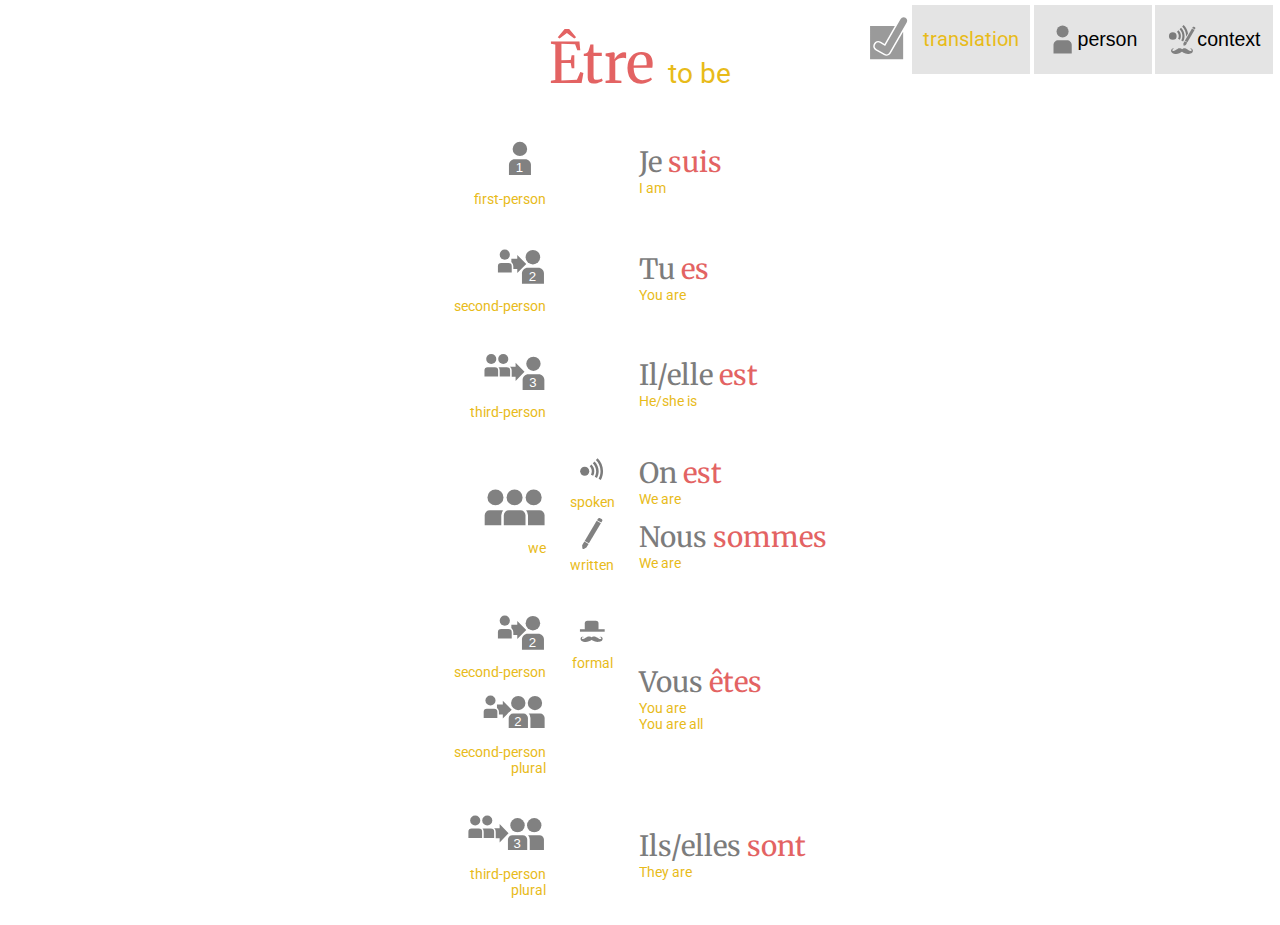
<file: index.html>
<!doctype html>
<html>

  <head>

    <meta charset="utf-8">
    
    <title>Être</title>
    
    <link rel="icon" href="favicon.png">
    
    <meta name="viewport" content="width=device-width, user-scalable=no">
    
    <link href='https://fonts.googleapis.com/css?family=Merriweather' rel='stylesheet' type='text/css'>
    <link href='https://fonts.googleapis.com/css?family=Roboto'       rel='stylesheet' type='text/css'>
    
    <link rel="stylesheet" href="style.css">
    
  </head>
  <body>
  
    <h1>
      <span class="french subject">Être</span>
      <span class="translation">to be</span>
    </h1>
    
    <div class="toggle-buttons">
      <img class="checkbox-icon" src="icons/checkbox.svg">
      <button class="translation-toggle" onclick="document.body.classList.toggle('hide-translation')">
        <span>translation</span>
      </button>
      <button class="person-toggle" onclick="document.body.classList.toggle('hide-person')">
        <span class="person-icon"></span>
        <span>person</span>
      </button>
      <button class="context-toggle" onclick="document.body.classList.toggle('hide-context')">
        <span class="context-icon"></span>
        <span>context</span>
      </button>
    </div>
    
    <table>
      <tbody>
      
        <tr class="single-row">
          <td class="person-cell">
            <img src="icons/first-person-icon.svg">
            <div class="translation">first-person</div>
          </td>
          <td class="context-cell"></td>
          <td>
            <div class="french">Je <span class="subject">suis</span></div>
            <div class="translation">I am</div>
          </td>
        </tr>
        
        <tr class="single-row">
          <td class="person-cell">
            <img src="icons/second-person-icon.svg">
            <div class="translation">second-person</div>
          </td>
          <td class="context-cell"></td>
          <td>
            <div class="french">Tu <span class="subject">es</span></div>
            <div class="translation">You are</div>
          </td>
        </tr>
        
        <tr class="single-row">
          <td class="person-cell">
            <img src="icons/third-person-icon.svg">
            <div class="translation">third-person</div>
          </td>
          <td class="context-cell"></td>
          <td>
            <div class="french">Il/elle <span class="subject">est</span></div>
            <div class="translation">He/she is</div>
          </td>
        </tr>
        
        <tr class="row-group-start">
          <td class="person-cell" rowspan="2">
            <img src="icons/we-icon.svg">
            <div class="translation">we</div>
          </td>
          <td class="context-cell">
            <img src="icons/spoken-icon.svg">
            <div class="translation">spoken</div>
          </td>
          <td>
            <div class="french">On <span class="subject">est</span></div>
            <div class="translation">We are</div>
          </td>
        </tr>
        <tr class="row-group-end">
          <td class="context-cell">
            <img src="icons/written-icon.svg">
            <div class="translation">written</div>
          </td>
          <td>
            <div class="french">Nous <span class="subject">sommes</span></div>
            <div class="translation">We are</div>
          </td>
        </tr>
        
        <tr class="row-group-start">
          <td class="person-cell">
            <img src="icons/second-person-icon.svg">
            <div class="translation">second-person</div>
          </td>
          <td class="context-cell">
            <img src="icons/formal-icon.svg">
            <div class="translation">formal</div>
          </td>
          <td rowspan="2">
            <div class="french">Vous <span class="subject">êtes</span></div>
            <div class="translation">You are</div>
            <div class="translation">You are all</div>
          </td>
        </tr>
        <tr class="row-group-end">
          <td class="person-cell">
            <img src="icons/second-person-plural-icon.svg">
            <div class="translation">
              <div>second-person</div>
              <div>plural</div>
            </div>
          </td>
          <td></td>
        </tr>
        
        <tr class="single-row">
          <td class="person-cell">
            <img src="icons/third-person-plural-icon.svg">
            <div class="translation">
              <div>third-person</div>
              <div>plural</div>
            </div>
          </td>
          <td class="context-cell"></td>
          <td>
            <div class="french">Ils/elles <span class="subject">sont</span></div>
            <div class="translation">They are</div>
          </td>
        </tr>
      </tbody>
    </table>
  </body>
  <script>
    var buttons = document.querySelectorAll('button');
    for (var i=0; i<buttons.length; i++) {
      var button = buttons[i];
      (function(button) {
        button.addEventListener('touchstart', function(event) {
          event.preventDefault();
          button.onclick.apply(button);
          return false;
        });
      })(button);
    }
  </script>
</html>
</file>
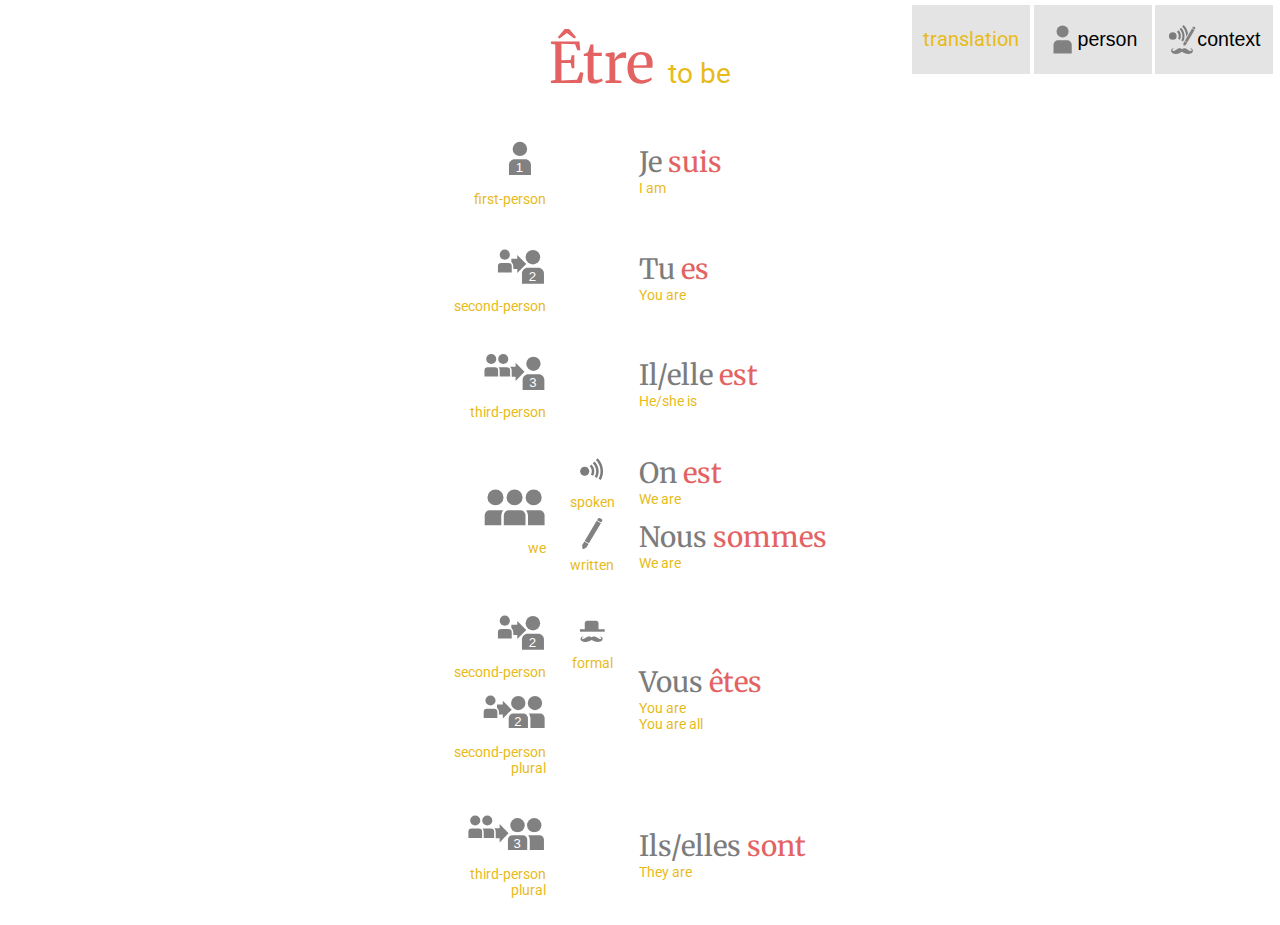
<file: etre.html>
<!doctype html>
<html>

  <head>

    <meta charset="utf-8">
    
    <title>Être</title>
    
    <link rel="icon" href="favicon.png">
    
    <meta name="viewport" content="width=device-width, user-scalable=no">
    
    <link href='https://fonts.googleapis.com/css?family=Merriweather' rel='stylesheet' type='text/css'>
    <link href='https://fonts.googleapis.com/css?family=Roboto'       rel='stylesheet' type='text/css'>
    
    <link rel="stylesheet" href="style.css">
    
  </head>
  <body>
  
    <h1>
      <span class="french subject">Être</span>
      <span class="translation">to be</span>
    </h1>
    
    <div class="toggle-buttons">
      <button class="translation-toggle" onclick="document.body.classList.toggle('hide-translation')">
        <span>translation</span>
      </button>
      <button class="person-toggle" onclick="document.body.classList.toggle('hide-person')">
        <span class="person-icon"></span>
        <span>person</span>
      </button>
      <button class="context-toggle" onclick="document.body.classList.toggle('hide-context')">
        <span class="context-icon"></span>
        <span>context</span>
      </button>
    </div>
    
    <table>
      <tbody>
      
        <tr class="single-row">
          <td class="person-cell">
            <img src="icons/first-person-icon.svg">
            <div class="translation">first-person</div>
          </td>
          <td class="context-cell"></td>
          <td>
            <div class="french">Je <span class="subject">suis</span></div>
            <div class="translation">I am</div>
          </td>
        </tr>
        
        <tr class="single-row">
          <td class="person-cell">
            <img src="icons/second-person-icon.svg">
            <div class="translation">second-person</div>
          </td>
          <td class="context-cell"></td>
          <td>
            <div class="french">Tu <span class="subject">es</span></div>
            <div class="translation">You are</div>
          </td>
        </tr>
        
        <tr class="single-row">
          <td class="person-cell">
            <img src="icons/third-person-icon.svg">
            <div class="translation">third-person</div>
          </td>
          <td class="context-cell"></td>
          <td>
            <div class="french">Il/elle <span class="subject">est</span></div>
            <div class="translation">He/she is</div>
          </td>
        </tr>
        
        <tr class="row-group-start">
          <td class="person-cell" rowspan="2">
            <img src="icons/we-icon.svg">
            <div class="translation">we</div>
          </td>
          <td class="context-cell">
            <img src="icons/spoken-icon.svg">
            <div class="translation">spoken</div>
          </td>
          <td>
            <div class="french">On <span class="subject">est</span></div>
            <div class="translation">We are</div>
          </td>
        </tr>
        <tr class="row-group-end">
          <td class="context-cell">
            <img src="icons/written-icon.svg">
            <div class="translation">written</div>
          </td>
          <td>
            <div class="french">Nous <span class="subject">sommes</span></div>
            <div class="translation">We are</div>
          </td>
        </tr>
        
        <tr class="row-group-start">
          <td class="person-cell">
            <img src="icons/second-person-icon.svg">
            <div class="translation">second-person</div>
          </td>
          <td class="context-cell">
            <img src="icons/formal-icon.svg">
            <div class="translation">formal</div>
          </td>
          <td rowspan="2">
            <div class="french">Vous <span class="subject">êtes</span></div>
            <div class="translation">You are</div>
            <div class="translation">You are all</div>
          </td>
        </tr>
        <tr class="row-group-end">
          <td class="person-cell">
            <img src="icons/second-person-plural-icon.svg">
            <div class="translation">
              <div>second-person</div>
              <div>plural</div>
            </div>
          </td>
          <td></td>
        </tr>
        
        <tr class="single-row">
          <td class="person-cell">
            <img src="icons/third-person-plural-icon.svg">
            <div class="translation">
              <div>third-person</div>
              <div>plural</div>
            </div>
          </td>
          <td class="context-cell"></td>
          <td>
            <div class="french">Ils/elles <span class="subject">sont</span></div>
            <div class="translation">They are</div>
          </td>
        </tr>
      </tbody>
    </table>
  </body>
</html>
</file>
<file: style.css>
html, body {
  font-size: 28px;
  color: #7c7c7c;
}
@media (max-width: 425px) {
  html, body {
    font-size: 6.5vw;
  }
}

.toggle-buttons {
  margin: 0 auto;
  max-width: 100%;
  width: 400px;
  display: flex;
  justify-content: center;
}
@media (min-width: 1024px) {
  .toggle-buttons {
    position: absolute;
    right: 5px;
    top:   5px;
    margin: none;
    width: auto;
  }
}
.toggle-buttons button {
  margin-left:  0.1em;
  margin-right: 0.1em;
  display: flex;
  font-size: 0.6em;
  width:  6em;
  height: 2.5em;
  border: none;
  background-color: #E4E4E4;
  align-items:     center;
  justify-content: center;
  position: relative;
  cursor: pointer;
  outline: none;
}
@media (min-width: 1024px) {
  .toggle-buttons button {
    font-size: 0.7em;
    height: 3.5em;
  }
}
.toggle-buttons button:hover {
  background-color: #C6E0F7;
}

.toggle-buttons .translation-toggle {
  font-family: 'Roboto', sans-serif;
  color: #E8BB1A;
}
.hide-translation .translation-toggle {
  text-decoration: line-through;
  color: #ABABAB;
}

.hide-person .person-toggle {
  text-decoration: line-through;
  color: #ABABAB;
}
.hide-person .person-toggle .person-icon {
  opacity: 0.6;
}
.person-icon {
  display: inline-block;
  background-image: url("icons/person-icon.svg");
  background-size: contain;
  width:  1.5em;
  height: 1.5em;
}

.hide-context .context-toggle {
  text-decoration: line-through;
  color: #ABABAB;
}
.hide-context .context-toggle .context-icon {
  opacity: 0.6;
}
.context-icon {
  display: inline-block;
  background-image: url("icons/context-icon.svg");
  background-size: contain;
  width:  1.5em;
  height: 1.5em;
}

.french {
  font-family: 'Merriweather', serif;
}

.subject {
  color: #e36363;
}

.translation {
  font-family: 'Roboto', sans-serif;
  color: #E8BB1A;
  font-size: 0.5em;
}
.hide-translation .translation {
  display: none;
}

h1 {
  font-weight: normal;
  display: block;
  text-align: center;
  font-size: 2em;
  margin-top:    0.5em;
  margin-bottom: 0.3em;
}

table {
  border-spacing: 0.8em 0.2em;
}

.single-row > td {
  padding-top:    0.5em;
  padding-bottom: 0.5em;
}

.row-group-start > td {
  padding-top:    0.5em;
}
.row-group-end > td {
  padding-bottom: 0.5em;
}

table {
  max-width: 100%;
  margin: 0 auto;
  white-space: nowrap;
}

.person-cell {
  text-align: right;
}
.hide-person .person-cell {
  display: none;
}
.person-cell img {
  height: 1.8em;
}

.context-cell {
  text-align: center;
}
.hide-context .context-cell {
  display: none;
}
.context-cell img {
  height: 1.2em;
}
</file>
